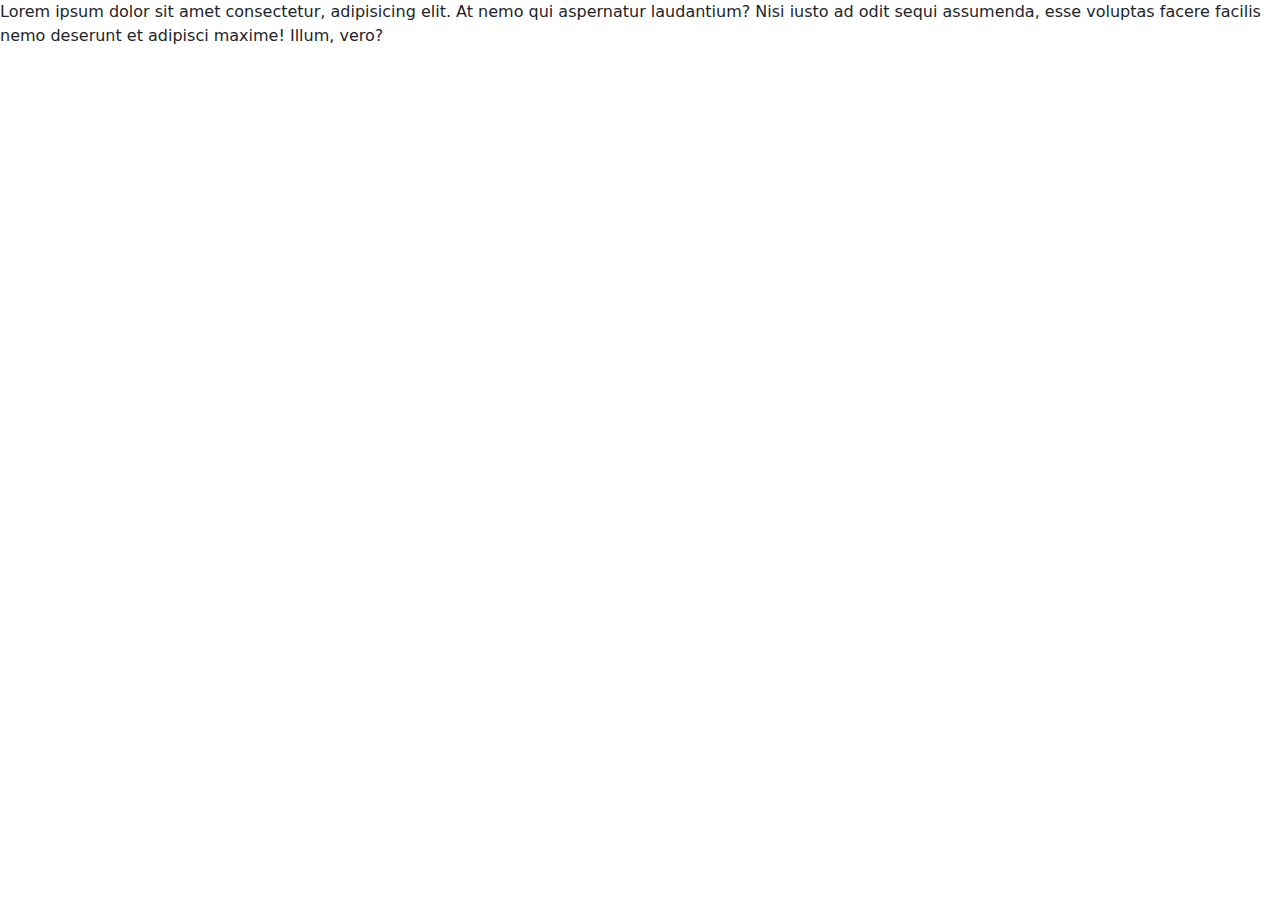
<file: bootstrap/index.html>
<!DOCTYPE html>
<html lang="en">
<head>
    <meta charset="UTF-8">
    <meta name="viewport" content="width=device-width, initial-scale=1.0">
    <link href="https://cdn.jsdelivr.net/npm/bootstrap@5.3.3/dist/css/bootstrap.min.css" rel="stylesheet" integrity="sha384-QWTKZyjpPEjISv5WaRU9OFeRpok6YctnYmDr5pNlyT2bRjXh0JMhjY6hW+ALEwIH" crossorigin="anonymous">
    <script src="https://cdn.jsdelivr.net/npm/bootstrap@5.3.3/dist/js/bootstrap.bundle.min.js" integrity="sha384-YvpcrYf0tY3lHB60NNkmXc5s9fDVZLESaAA55NDzOxhy9GkcIdslK1eN7N6jIeHz" crossorigin="anonymous"></script>
    <title>Document</title>
</head>
<body>
    <div class="container-">
        Lorem ipsum dolor sit amet consectetur, adipisicing elit. At nemo qui aspernatur laudantium? Nisi iusto ad odit sequi assumenda, esse voluptas facere facilis nemo deserunt et adipisci maxime! Illum, vero?
    </div>
</body>
</html>
</file>
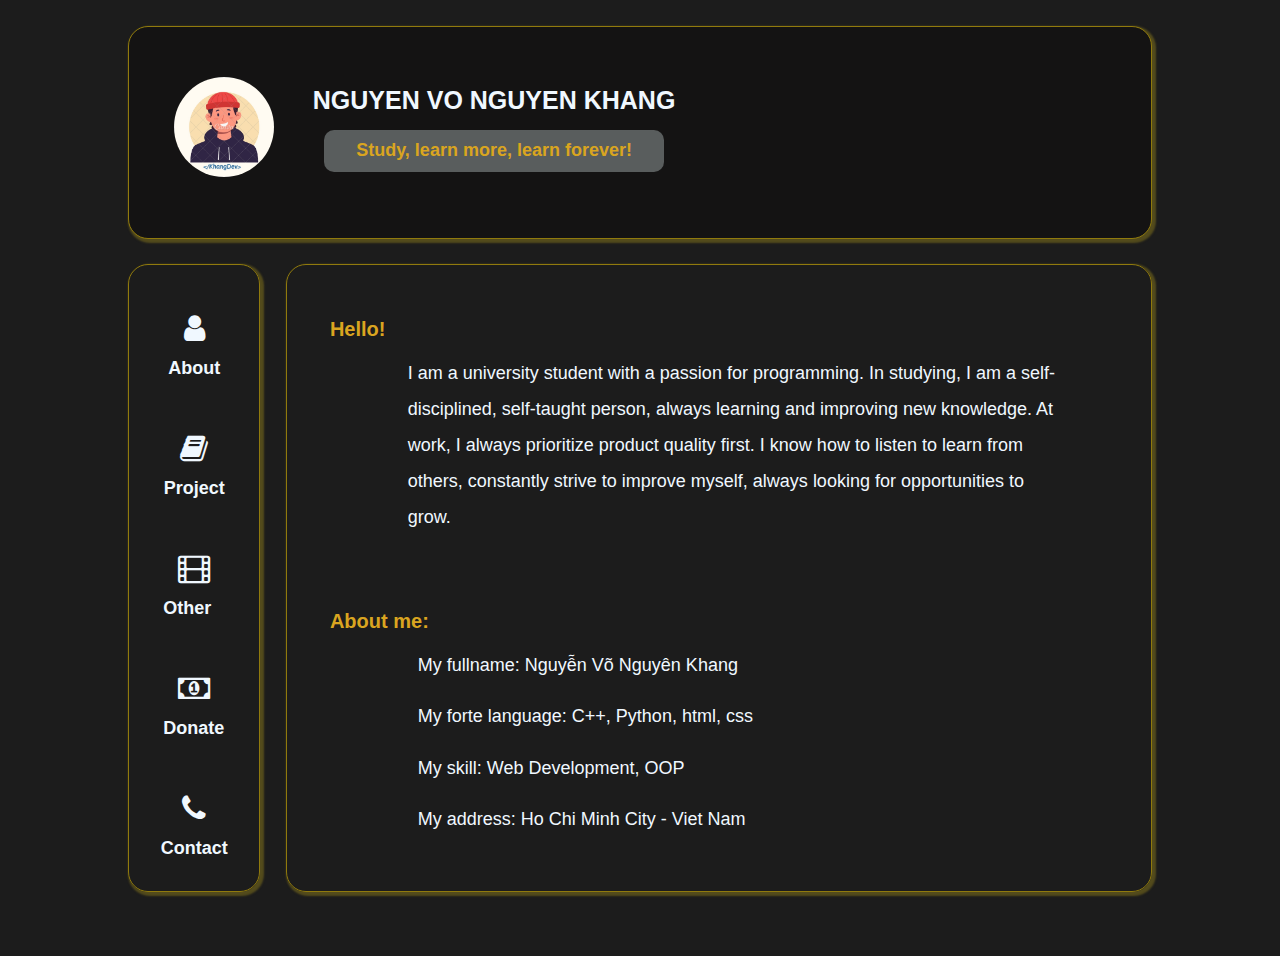
<file: NVNK/index.html>
<!DOCTYPE html>
<html lang="en">
<head>
    <meta charset="UTF-8">
    <meta name="viewport" content="width=device-width, initial-scale=1.0">
    <title>Khang Dev</title>
    <link rel="stylesheet" href="https://maxcdn.bootstrapcdn.com/font-awesome/4.7.0/css/font-awesome.min.css">
    <link rel="stylesheet" href="style.css">
    <link rel="Shortcut icon" href="./me3.png" type="image/x-icon">
</head>
<body>
    <div id="main">

        <div class="ND">
            <ul id="myname">

                <li class="name"><img src="me2.jpg"></li>   

                <li class="name">
                    <ol>NGUYEN VO NGUYEN KHANG</ol>
                    <ol id="slogan">Study, learn more, learn forever!</ol>
                </li>

            </ul>
        </div>
        
        <div class="ND" id="nd">

            <p id="content"></p> 

            <p><ul id="resume">
                <li class="menu"><a id="ab"><i class="fa fa-user" aria-hidden="true"></i>About</a></li>
                <li class="menu"><a id="pj"><i class="fa fa-book" aria-hidden="true"></i>Project</a></li>
                <li class="menu"><a id="ot"><i class="fa fa-film" aria-hidden="true"></i>Other</a></li>
                <li class="menu"><a id="dn"><i class="fa fa-money" aria-hidden="true"></i>Donate</a></li>
                <li class="menu"><a id="ct"><i class="fa fa-phone" aria-hidden="true"></i>Contact</a></li>             
            </ul></p>

        </div>

    </div>    

    <script src="./render.js" type="module"></script>
</body>
</html>
</file>
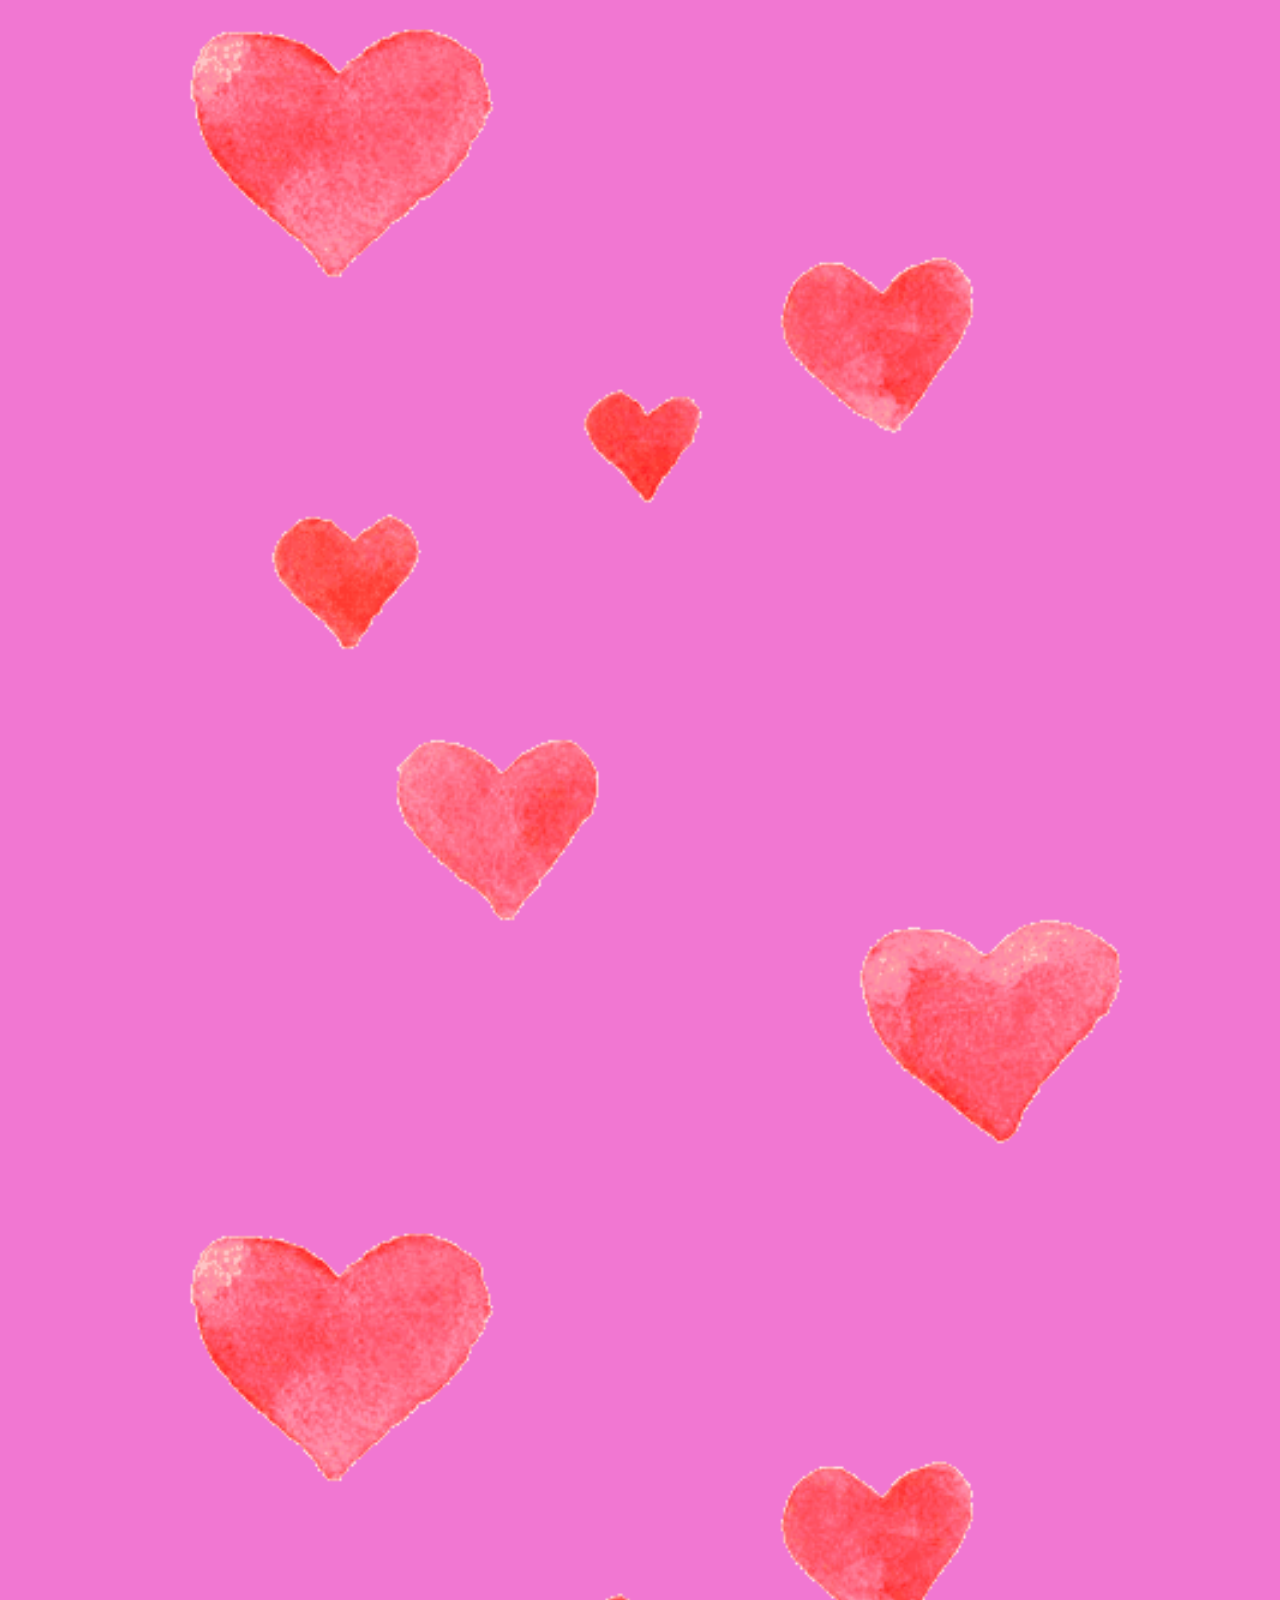
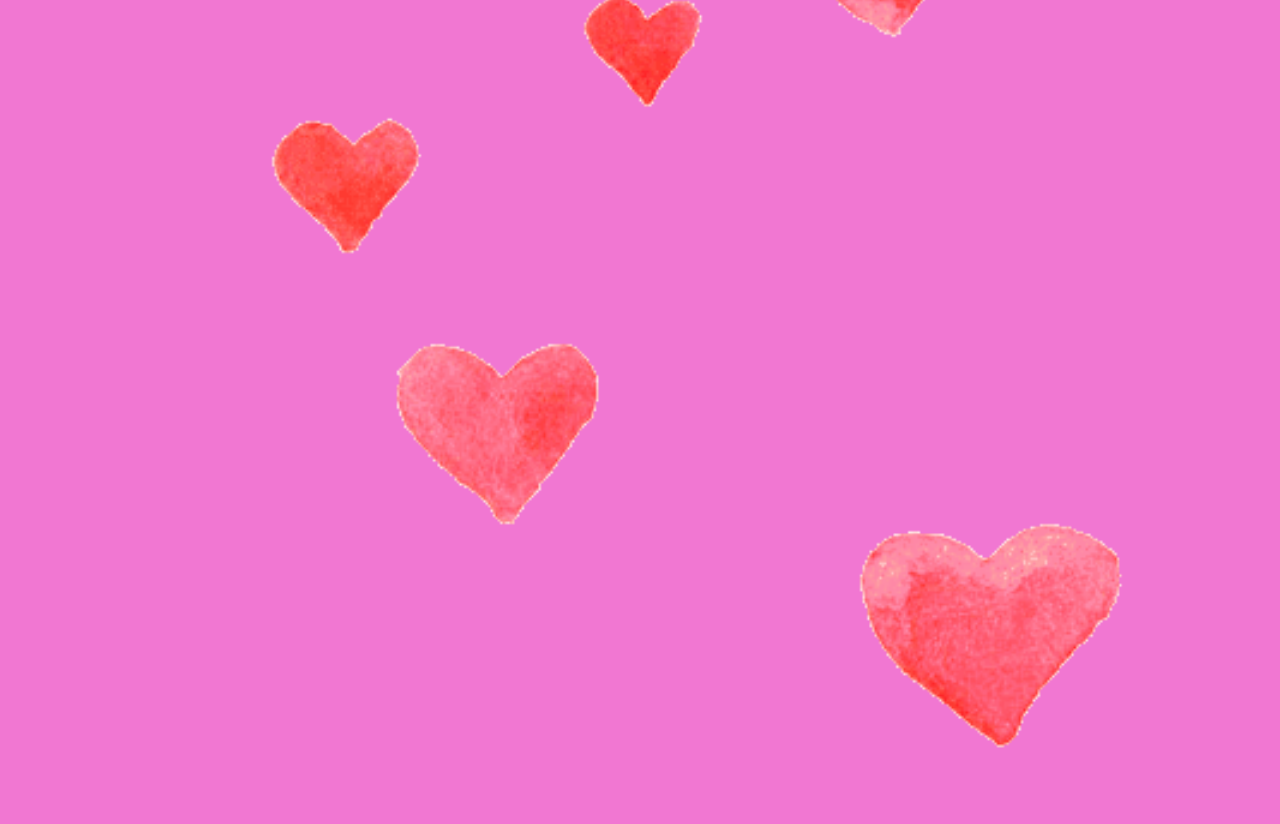
<file: trend/Iloveu.html>
<!DOCTYPE html>
<html lang="en">
<head>
<meta charset="UTF-8">
<meta name="viewport" content="width=device-width, initial-scale=1.0">
<link rel="stylesheet" href="./style.css">
<title>I Love You:333</title>
</head>
<body>
  <div style="display: none;">
    <audio id="myAudio" controls autoplay><source src="./PleaseTellMeWhy.mp3" type="audio/mpeg"></audio>
  </div>  

  <div class="text-container">
      <div class="content">
          <h1 id="descript_general"></h1>
      </div>
  </div>

  <div class="heart">
    <img id="heart1" src="./hearts.gif" alt="">
    <img id="heart2" src="./hearts.gif" alt="">
  </div>

  <script>
    var i = 0;
    var txt = 'My baby I love you so much forever you and I!. <br> I love you oh I love you so much forever you and I';
    var words = txt.split(' ');
    var speed = 450;

    function typeWriter() {
        if (i < words.length) {
            document.getElementById("descript_general").innerHTML += words[i] + ' ';
            i++;
            setTimeout(typeWriter, speed);
        }
    }
    setTimeout(typeWriter, 3500);

  </script>
</body>
</html>
</file>
<file: NVNK/style.css>
@keyframes zoom {
  from{
    transform: scale(0.9);
  }
  
  to{
    transform: scale(1);
  }
}




*{
  font-family: sans-serif;
  margin: 0;
  padding: 0;
}

body{
    color: aliceblue;  
    background-color: rgb(28,28,28)
}

#main{
  max-width: 1500px;
  margin: 0 auto;
}

.ND{
  display: flex;
  justify-content: center;
} 

#myname{
  display: flex;
  align-items: center;
  padding: 2%;
  margin-top: 5%;
  background-color: rgb(20, 19, 19);
  border-radius: 20px;
  border: 1px solid rgb(144, 122, 13);
  width: 80%;
  margin: 2% 10% 0% 10%;
  height: 160px;
  box-shadow: 2px 2px 2px 2px rgb(83, 75, 28);
  animation: zoom 0.1s ease-in;
}

.name{
  font-size: 16px;
  font-weight: bold;
  display:inline-block;
  list-style: none;
  padding: 2%;
  line-height: 1.5;
}

.name > img{
  width: 100px;
  height: 100px;
  border-radius: 50%;
}

#slogan{
  padding: 2%;
  margin: 3%;
  background-color: rgb(89, 93, 93);
  border-radius: 10px;
  font-size: 12px;
  display: flex;
  justify-content: center;
  color: goldenrod;
  line-height: 1.5;
}

#nd{
  display: block;
  padding-top: 1%;
}

#resume, #content{
  border-radius: 20px;
  border: 1px solid rgb(144, 122, 13);
  padding: 1%;
  margin: 1% 10% 5% 10%;
  box-shadow: 2px 2px 2px 2px rgb(83, 75, 28);
}

#resume{
  display: flex;
  justify-content: center;
  align-items: center;
  cursor: pointer;
  animation: zoom 0.3s ease-in;
}

#content{
  display: flex;
  flex-direction: column;
  justify-content: center;
  animation: zoom 0.2s ease-in;
  overflow: auto;
  -ms-overflow-style: none;
  height: 600px;
}

#content::-webkit-scrollbar{
  display: none;
}

.menu{
  list-style: none;
  padding: 2%;
  margin: 5% 0 5% 0;
  font-size: 14px;
  font-weight: bold;
  transition:all 0.3s ease-in-out;
  justify-content: space-between;
  align-items: center;
}

.menu:hover{
  transform: scale(1.2);
  color: gold;
} 

.menu i{
  display: none;

}

@media (min-width: 960px){

  .name{
    font-size: 25px;
  }
  
  #slogan{
    font-size: 18px;
  }

  #nd{
    display: flex;
    flex-direction: row-reverse;
  }

  #resume{
    height: 600px;
    width: 10%;
    margin-left: 10%;
    margin-right: 1%;
    display: flex;
    flex-direction: column;
    justify-content: space-around;
    align-items: center;
  }

  #content{
    width: 80%;
    margin-left: 1%;
    margin-right: 10%;
    height: 600px;
  }

  .menu, .menu i{
    display: flex;
    justify-content: center;
    align-items: center;
  }

  .menu{
    padding: 3%;
    font-size: 18px;
    flex-direction: column;
  }

  .menu i{
    padding: 15px;
    font-size: 30px;
  }

}


.about{
  overflow: auto;
  -ms-overflow-style: none;
}

.about::-webkit-scrollbar{
  display: none;
}

.about ul{
  list-style: none;
  display: flex;
  flex-direction: column;
}

.about ul li{
  font-size: 15px;
  line-height: 2.0;
  margin: 5px;
  padding: 3%;
  animation: zoom 0.2s ease-in;
}

.about ul li b{
  font-weight: bold;
  color: goldenrod;
  font-size: 20px ;
  line-height: 1.8;
}

.about ul li ol{
  display: flex;
  padding: 1%;
  font-size: 14px;
  margin-left: 7%;
}

@media (min-width: 960px){

  .about ul li ol{
    padding: 1% 5% 1% 5%;
    font-size: 18px;
    margin-left: 5%;
  }

}


.project{
  overflow: auto;
  -ms-overflow-style: none;
}

.project::-webkit-scrollbar{
  display: none;
}

.project ul{
  list-style: none;
  display: flex;
  flex-direction: column;
}

.project ul li{
  font-size: 15px;
  display: flex;
  flex-direction: column;
  padding: 1% 5% 1% 5%;
  animation: zoom 0.2s ease-in;
}

.project ul li ol{
   padding: 3% 5% 3% 5%;
   margin: 1% 5% 1% 7%;
}

.project ul li b{
  font-weight: bold;
  font-size: 20px;
  color: goldenrod;
}

.project ul li ol button{
    background: rgb(129, 114, 28);
    color: rgb(255, 255, 255);
    width: 100px;
    height: 40px;
    border-radius: 10px; 
    cursor: pointer;
    transition: all 0.2s ease-in-out;
    font-weight: bold;
    display: flex;
    justify-content: center;
    align-items: center;   
}

.project ul li ol button:hover{
  transform: scale(1.1);
  background-color: gold;
  color: black;
}

@media (min-width: 960px){

  .project ul li{
    padding: 1% 5% 1% 5%;
    margin: 2% 5% 1% 5%;
  }
  
  .project ul li ol{
    padding: 1% 5% 1% 5%;
    font-size: 18px;
    margin-left: 5%;
  }

  .project ul li b{
    font-size: 25px;
  }

}


.other{
  overflow: auto;
  -ms-overflow-style: none;
}

.other::-webkit-scrollbar{
  display: none;
}
.other ul{
  list-style: none;
  display: flex;
  padding: 5%;
  flex-direction: column;
}

.other ul li{
  display: flex;
  flex-direction: column;
  padding: 1% 5% 3% 5%;
  margin: 1% 0 0 3%;
  animation: zoom 0.2s ease-in;
}

.other ul li b{
   font-size: 20px;
   padding: 5%;
   margin: 3%;
   font-weight: bold;
   color: goldenrod;
   padding: 2%;
}

.other ul li ol{
  margin-left: 7%;
  font-size: 15px;
  margin: 2% 3% 2% 7%;
  padding: 3% 0 0 3%;
}

.other ul li a i{
  font-size: 20px;
}

.other ul li a{
  text-decoration: none;
  color: white;
  transition: all 0.3s ease-in-out;
  font-size: 15px;
}

.other ul li a:hover{
  color: aqua;
}

svg{
  fill: white;
  width: 20px;
  height: 20px;
}

@media (min-width:960px) {

  .other ul li{
    padding: 1% 5% 1% 5%;
    margin: 1% 0 1% 3%;
  }

  .other ul li ol{
    padding: 1% 5% 1% 5%;
    font-size: 18px;
    margin-left: 5%;
  }

  .other ul li a{
    font-size: 18px;
  }
  
  .other ul li b{
    font-size: 25px;
    margin: 1% 5% 1% 5%;
    padding: 1% 1% 1% 1%;
  }

}



.donate{
  margin: 5% 0 5% 0;
  overflow: auto;
  -ms-overflow-style: none;
}

.donate::-webkit-scrollbar{
  display: none;
}

.donate div{
  display: flex;
  align-items: center;
  flex-direction: column;
  margin: 5% 0 5% 0;
}

.donate div a{
  text-decoration: none;
  color: white;
  transition: all 0.3s ease-in-out;
  background-color: rgb(61, 61, 57);
  border-radius: 15px;
  width: 70vw;
  font-weight: bold;
  font-size: 20px;
  margin: 3% 0 3% 0;
  padding: 3% 0 3% 0;
  position: relative;
  animation: zoom 0.2s ease-in;
}

.donate div a p{
  margin: 5%;

}
.donate div a::after{
  content: "";
  position: absolute;
  top: 0;
  left: 0;
  width: 100%;
  height: 100%;
  background-color: rgba(0, 0, 0, 0.5);
  opacity: 0;
  transition: opacity 0.5s ease-in-out;
  border-radius: 15px;
}

.donate div a:hover::after{
  opacity: 1;
}

.donate div a > .overlay{
  position: absolute;
  top: 40%;
  left: 50%;
  font-size: 50px;
  padding: 5px;
  color: gold;
  border: gray 2px solid;
  border-radius: 20%;
  opacity: 0;
  z-index: 2;
  transform: translate(-50%, -50%);
}

.donate div a:hover>.overlay{
  opacity:1;
}

.donate div a p{
  padding: 1%;
  margin: 1%;
  margin-bottom: 5%;
  display: flex;
  justify-content: center;
}

.donate div a p img{
  width: 60vw;
  border-radius: 15px;
  object-fit: cover;
  object-position: center;
}

@media (min-width: 960px){

  .donate div{
    display: flex;
    align-items: center;
    margin: 3% 5% 3% 5%;
    flex-direction: row;
  }

  .donate div a{
    font-size: 20px;
    margin: 5%;
  }

  .donate div a p img{
    width: 90%;
    padding: 2%;
  }

  .donate div a > .overlay{
    top: 40%;
    left: 45%;
    transform: translate(-50%, -50%);
  }
  
  .donate div a:hover>.overlay{
    opacity:1;
  }

}



.contact{
  overflow: auto;
  -ms-overflow-style: none;
}

.contact::-webkit-scrollbar{
  display: none;
}

.contact ul{
  display: flex;
  flex-direction: column;
  list-style: none;
  padding: 3%;
  font-size: 15px;
  font-weight: bold;
}

.contact ul li{
  padding: 3%;
  color: goldenrod;
  display: flex;
  font-size: 14px;
  animation: zoom 0.2s ease-in;
}

.contact form{
  display: flex;
  flex-direction: column;
  align-items: center;
  color: white;
}

.contact form input,textarea,button{
  padding: 4%;
  font-size: 15px;
  width: 70%;
  border-radius: 10px;
  margin: 1%;
  background-color: rgb(24, 23, 23);
  box-shadow: 1px 1px 1px 1px rgb(83, 75, 28);
  border: none;
  color: white;
  animation: zoom 0.2s ease-in;
}

.contact form input{
  height: 10px;
}

.contact form textarea{
  height: 120px;
}

.contact form a{
  width: 100%;
  height: 10px;
  display: flex;
  justify-content: center;
  align-items: center;
  margin: 5%;
}

.contact form div{
  color: goldenrod;
  margin: 2%;
}

.contact form button{
  color: white;
  display: flex;
  justify-content: center;
  align-items: center;
  background-color: rgb(129, 114, 28);
  transition: all 0.4s ease-in-out;
  margin: 2%;
}

.contact form button:hover{
  transform: scale(1.1);
  background-color: gold;
  color: black;
}

@media (min-width: 960px){
  
  .contact ul li{
    font-size: 18px;
    padding: 2%;
  }

  .contact form input{
    padding: 2%;
    margin: 1%;
  }

  .contact form textarea{
    padding: 2%;
    margin: 1%;
  }

  .contact form div{
    padding: 1%;
  }

  .contact form button{
    height: 20px;
    padding: 2%;
    margin: 1%;
  }

}
</file>
<file: trend/style.css>
body{
    background-color:#f177d2 ;
}

.text-container {
    background-color: #f177d2;
    width: 100%;
    height: 100%;
}

.content{
    position: absolute ;
    top: 50%;
    left: 50%;
    transform: translate(-50%, -50%);
    text-align: center;
    z-index: 100;
    color:white;
}

#descript_general{
    color: white;
    font-size: 110px;
    line-height: 1.5;
    z-index: 100;
}

#heart{
    display: flex;
}

#heart1, #heart2{
    width: 1200px;
    clip-path: inset(20px 50px 10px 0 round 50px);
}
</file>
